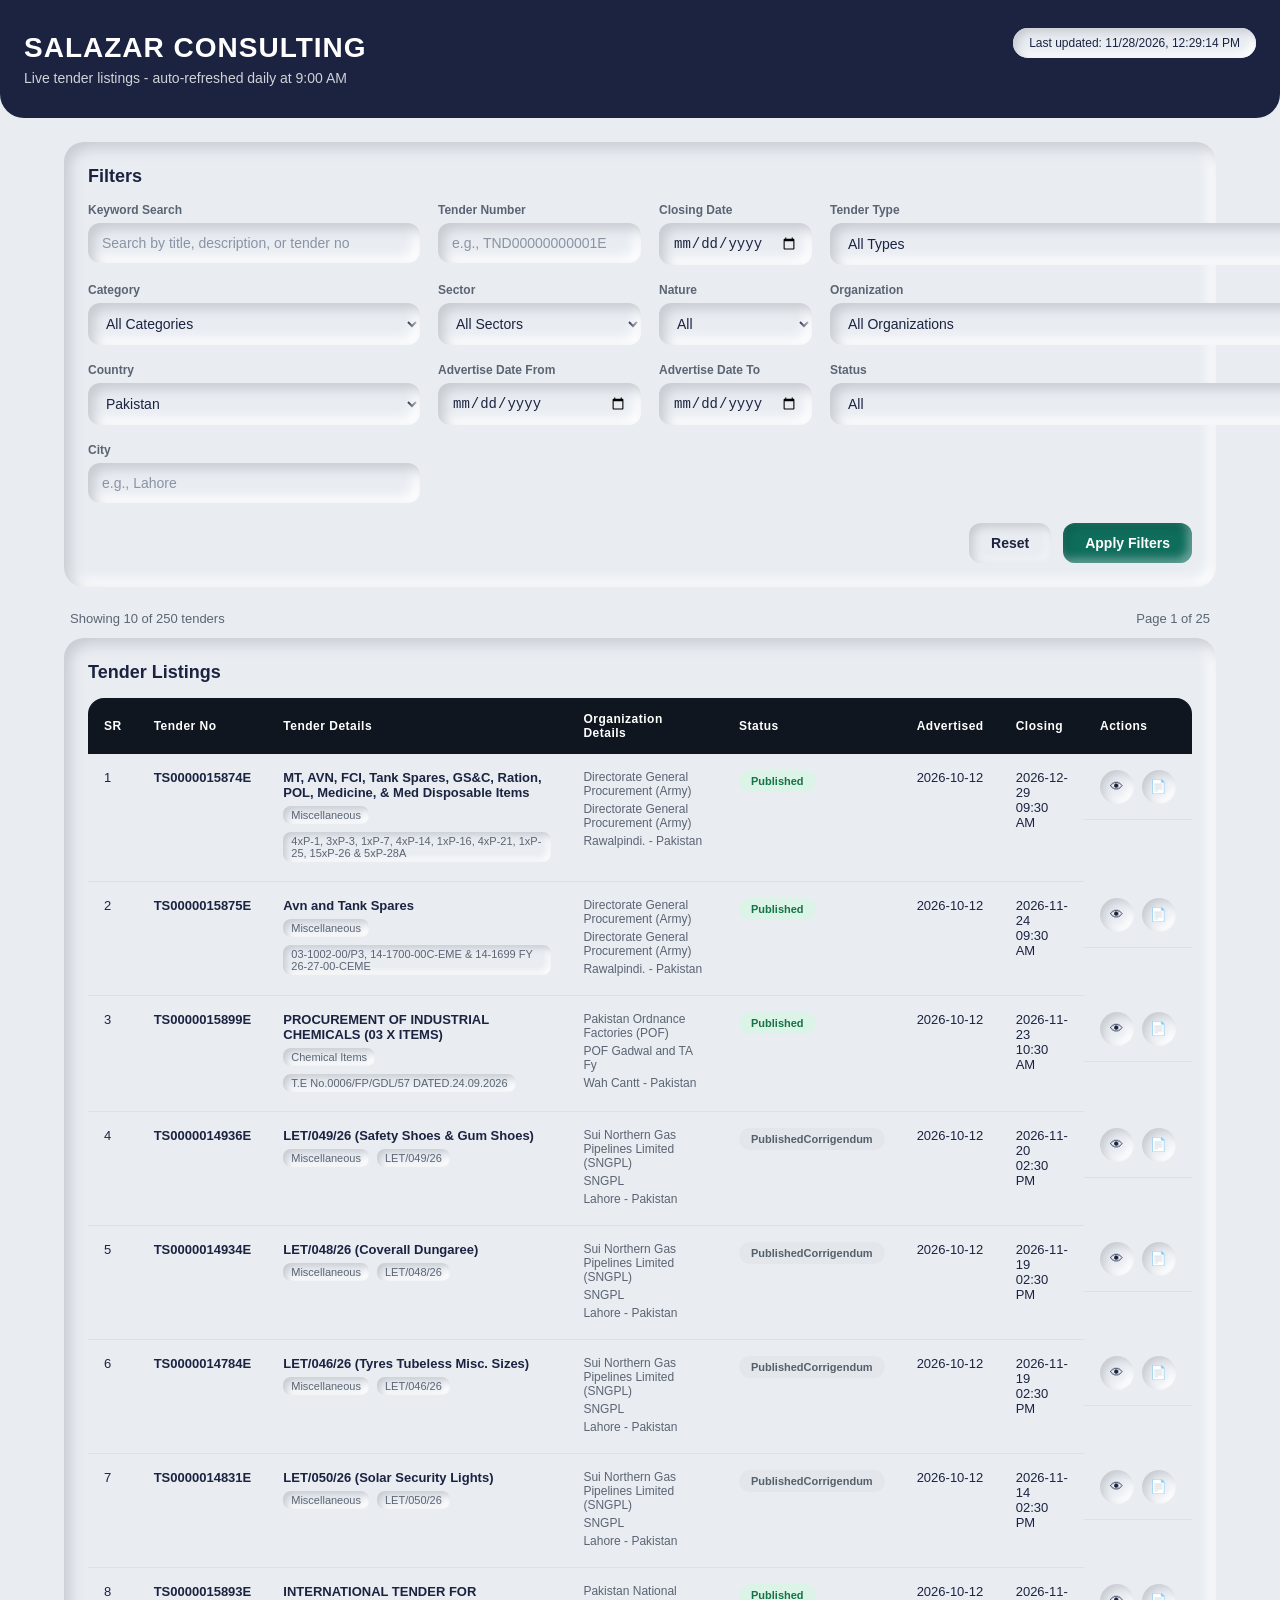
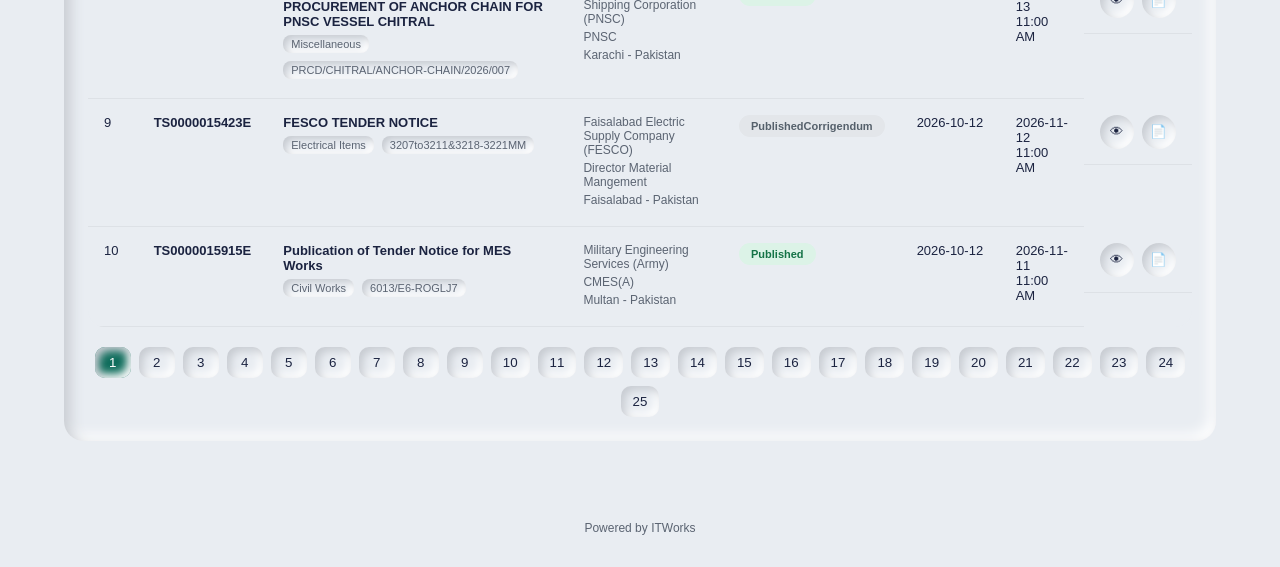
<file: index.html>
<!DOCTYPE html>
<html lang="en">
<head>
<meta charset="UTF-8">
<meta name="viewport" content="width=device-width, initial-scale=1.0">
<title>Salazar Consulting | Tender Dashboard</title>
<link rel="stylesheet" href="styles.css">
</head>
<body>
<header class="hero">
<div class="hero-inner">
<h1>SALAZAR CONSULTING</h1>
<p class="subtitle">Live tender listings - auto-refreshed daily at 9:00 AM</p>
</div>
<div class="updated-pill" id="lastUpdated">Last updated: -</div>
</header>

<main class="container">
<section class="panel filters-panel">
<h2>Filters</h2>
<div class="filters-grid">
<div class="field">
<label for="fKeyword">Keyword Search</label>
<input type="text" id="fKeyword" placeholder="Search by title, description, or tender no">
</div>
<div class="field">
<label for="fTenderNo">Tender Number</label>
<input type="text" id="fTenderNo" placeholder="e.g., TND00000000001E">
</div>
<div class="field">
<label for="fClosingDate">Closing Date</label>
<input type="date" id="fClosingDate">
</div>
<div class="field">
<label for="fType">Tender Type</label>
<select id="fType"><option value="">All Types</option></select>
</div>
<div class="field">
<label for="fCategory">Category</label>
<select id="fCategory"><option value="">All Categories</option></select>
</div>
<div class="field">
<label for="fSector">Sector</label>
<select id="fSector"><option value="">All Sectors</option></select>
</div>
<div class="field">
<label for="fNature">Nature</label>
<select id="fNature">
<option value="">All</option>
<option value="Local">Local</option>
<option value="Foreign">Foreign</option>
</select>
</div>
<div class="field">
<label for="fOrg">Organization</label>
<select id="fOrg"><option value="">All Organizations</option></select>
</div>
<div class="field">
<label for="fCountry">Country</label>
<select id="fCountry"><option value="Pakistan">Pakistan</option></select>
</div>
<div class="field">
<label for="fDateFrom">Advertise Date From</label>
<input type="date" id="fDateFrom">
</div>
<div class="field">
<label for="fDateTo">Advertise Date To</label>
<input type="date" id="fDateTo">
</div>
<div class="field">
<label for="fStatus">Status</label>
<select id="fStatus">
<option value="">All</option>
<option value="Published">Published</option>
<option value="Closed">Closed</option>
<option value="Corrigendum">Corrigendum</option>
</select>
</div>
<div class="field">
<label for="fCity">City</label>
<input type="text" id="fCity" placeholder="e.g., Lahore">
</div>
</div>
<div class="filters-actions">
<button id="resetBtn" class="btn btn-neutral">Reset</button>
<button id="applyBtn" class="btn btn-accent">Apply Filters</button>
</div>
</section>

<section class="summary-bar">
<span id="summaryText">Showing 0 of 0 tenders</span>
<span id="pageText">Page 1 of 1</span>
</section>

<section class="panel">
<h2>Tender Listings</h2>
<div class="table-wrap">
<table id="tendersTable">
<thead>
<tr>
<th>SR</th>
<th>Tender No</th>
<th>Tender Details</th>
<th>Organization Details</th>
<th>Status</th>
<th>Advertised</th>
<th>Closing</th>
<th>Actions</th>
</tr>
</thead>
<tbody id="tendersBody"></tbody>
</table>
</div>
<div class="pagination" id="pagination"></div>
</section>
</main>

<footer class="site-footer">
<p>Powered by ITWorks</p>
</footer>

<script src="script.js"></script>
</body>
</html>
</file>
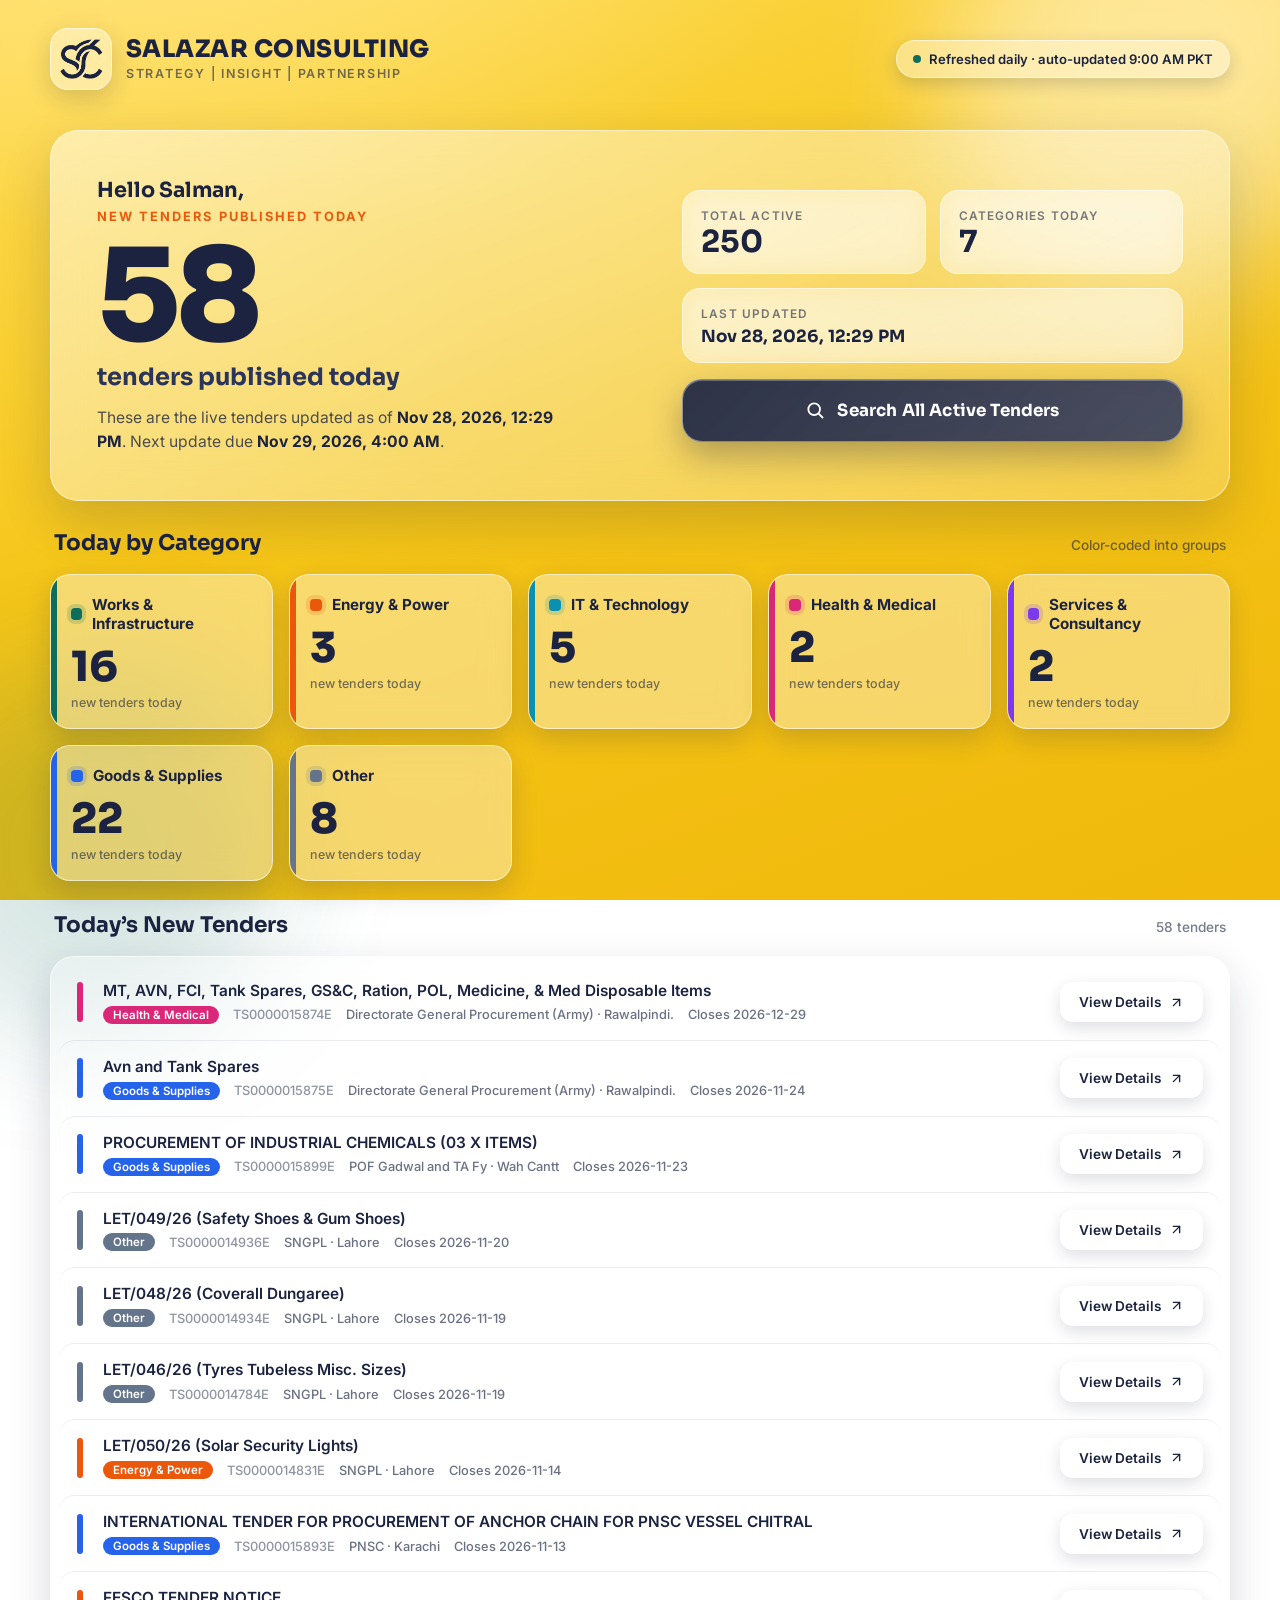
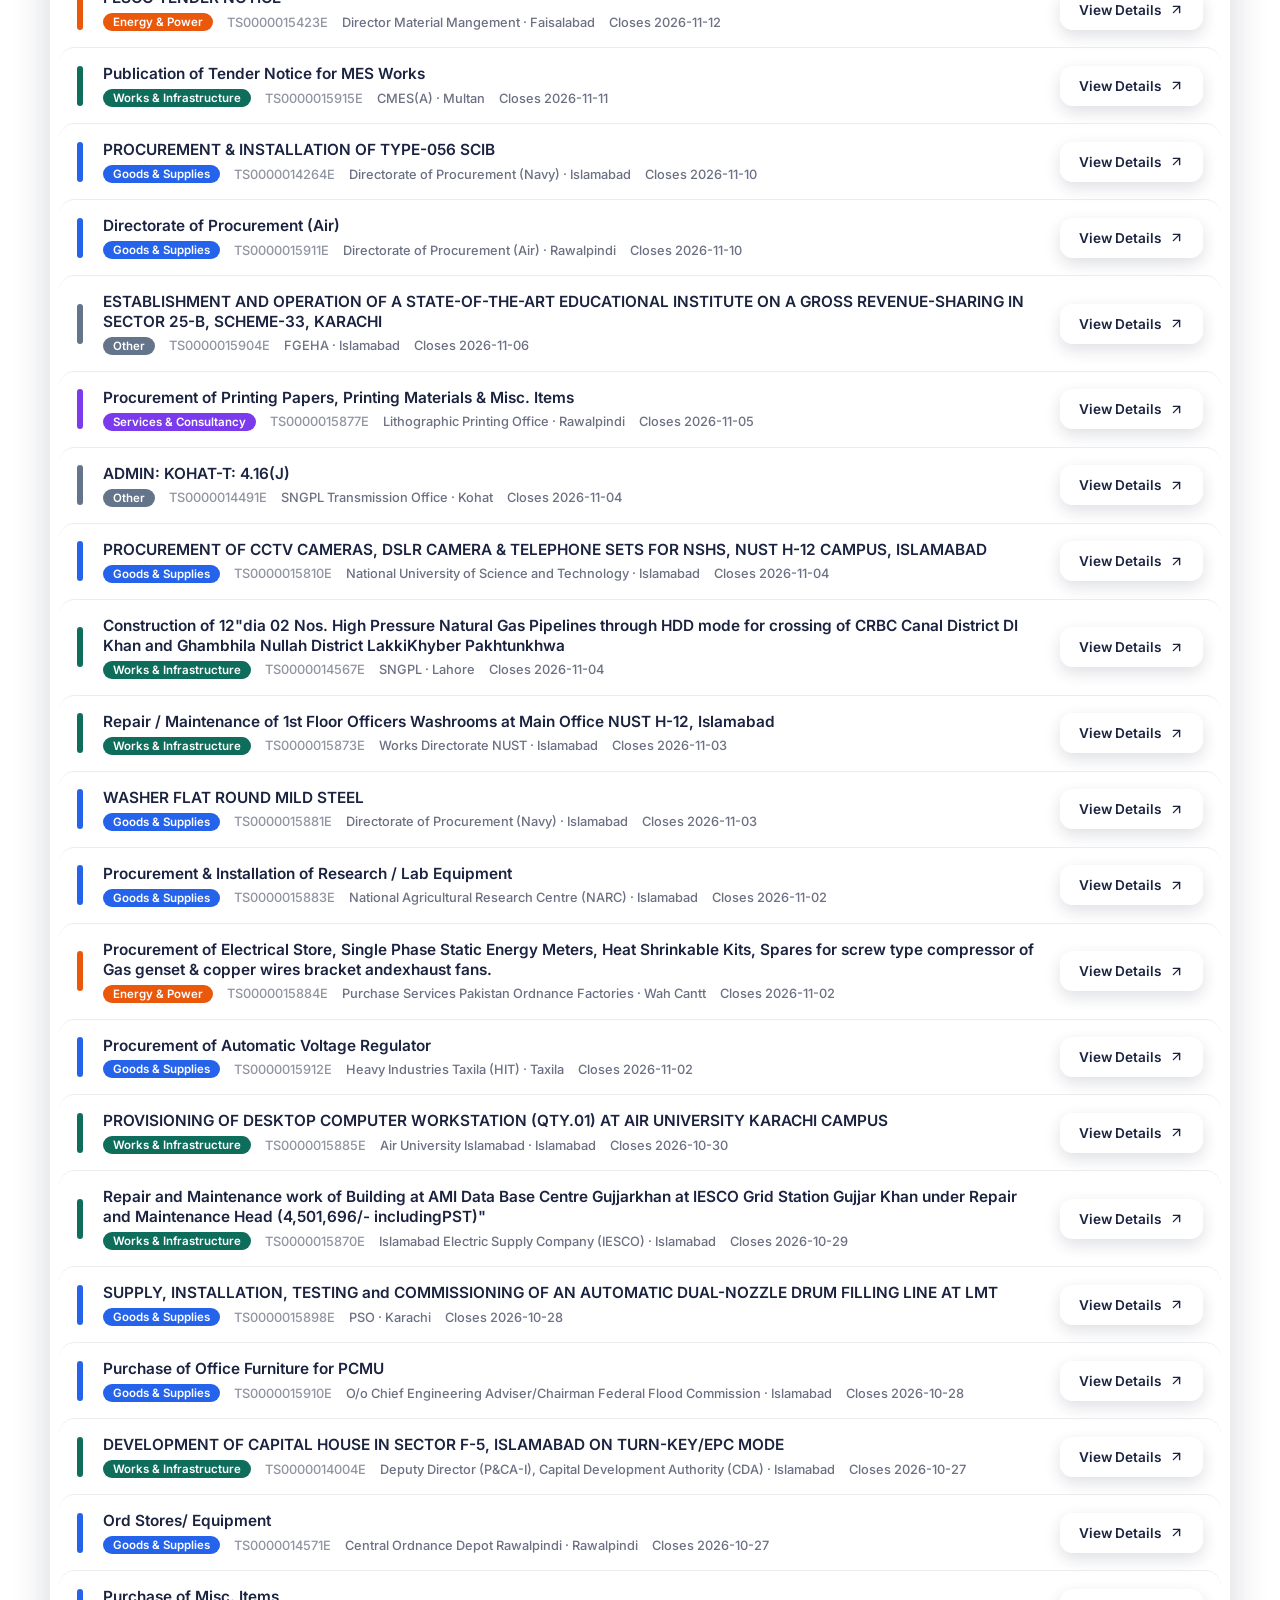
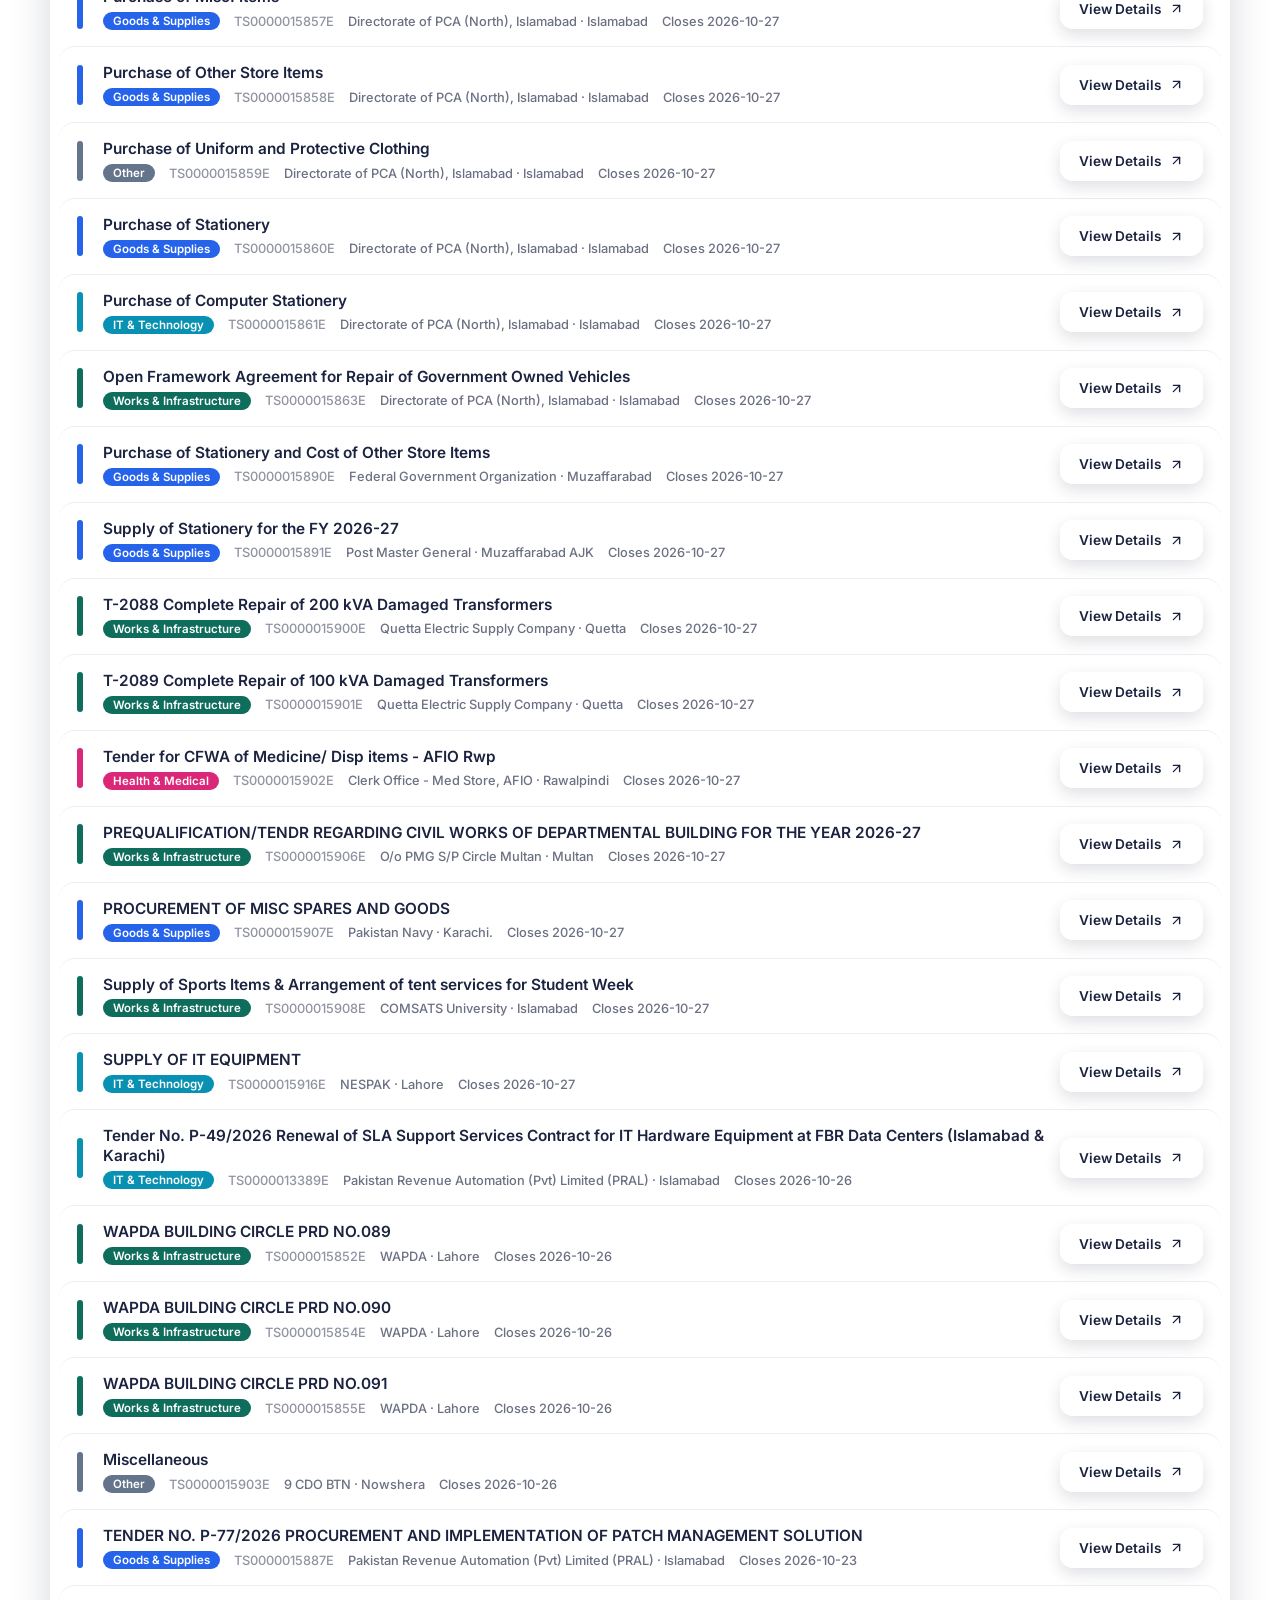
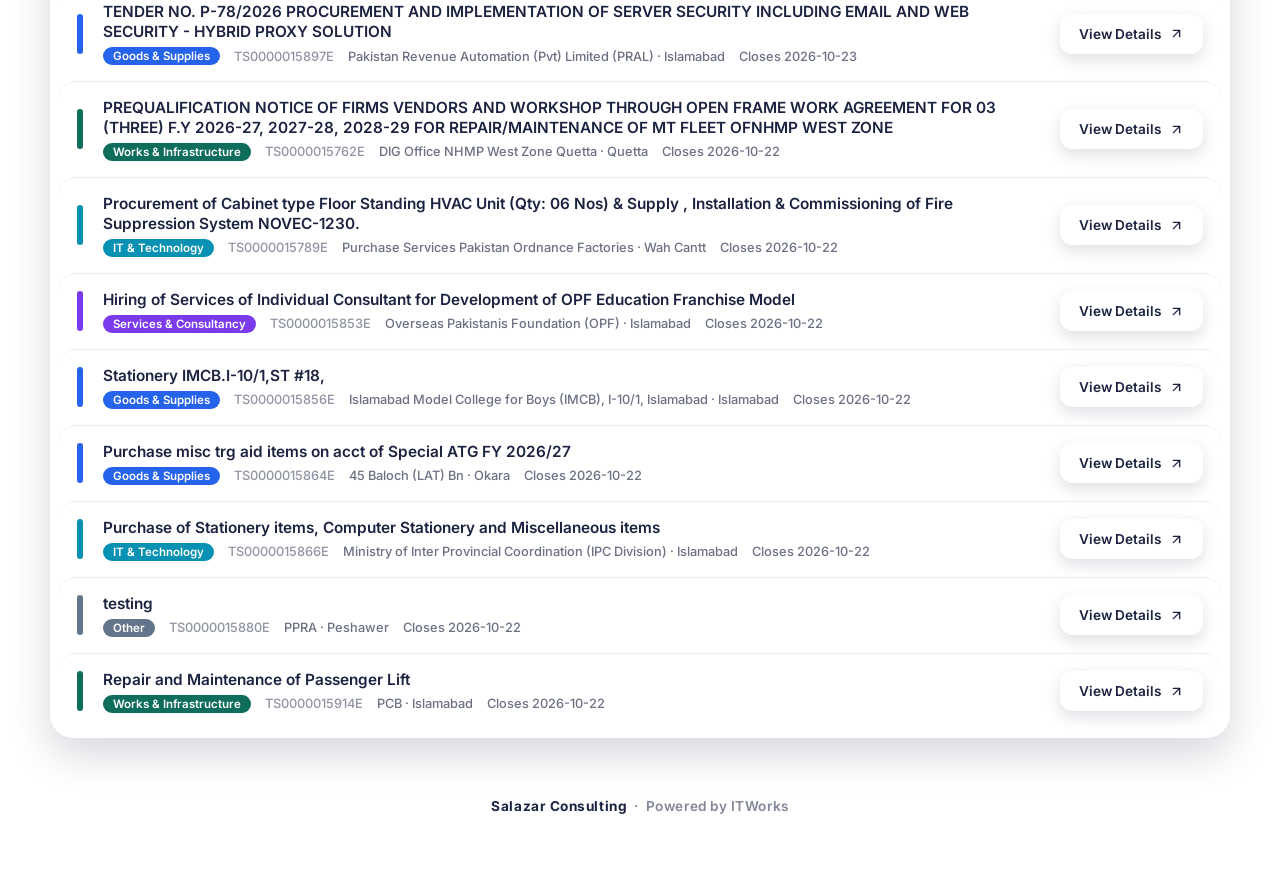
<file: dashboard.html>
<!DOCTYPE html>
<html lang="en">
<head>
<meta charset="UTF-8" />
<meta name="viewport" content="width=device-width, initial-scale=1.0" />
<title>Salazar Consulting | Daily Tender Dashboard</title>
  <meta name="description" content="Live daily dashboard tracking new tenders published on Pakistan's PPRA portal, grouped and color-coded by category, with one-click access to search all active tenders." />
  <meta property="og:type" content="website" />
  <meta property="og:title" content="Salazar Consulting | Daily Tender Dashboard" />
  <meta property="og:description" content="Live daily dashboard tracking new tenders published on Pakistan's PPRA portal, grouped and color-coded by category, with one-click access to search all active tenders." />
  <meta property="og:image" content="https://kahmed3085.github.io/Salazar-Consulting/assets/sc-mark.png" />
  <meta property="og:url" content="https://kahmed3085.github.io/Salazar-Consulting/dashboard.html" />
  <meta name="twitter:card" content="summary_large_image" />
  <meta name="twitter:title" content="Salazar Consulting | Daily Tender Dashboard" />
  <meta name="twitter:description" content="Live daily dashboard tracking new tenders published on Pakistan's PPRA portal, grouped and color-coded by category, with one-click access to search all active tenders." />
  <meta name="twitter:image" content="https://kahmed3085.github.io/Salazar-Consulting/assets/sc-mark.png" />
<link rel="preconnect" href="https://fonts.googleapis.com" />
<link rel="preconnect" href="https://fonts.gstatic.com" crossorigin />
<link href="https://fonts.googleapis.com/css2?family=Sora:wght@400;500;600;700;800&family=Inter:wght@400;500;600;700&display=swap" rel="stylesheet" />
<style>
  :root {
    --navy: #1B2340;
    --navy-soft: #2b355c;
    --yellow: #F5C518;
    --yellow-deep: #E0A800;
    --yellow-light: #FFE27A;
    --ink: #20263c;
    --glass-bg: rgba(255, 255, 255, 0.35);
    --glass-border: rgba(255, 255, 255, 0.55);
    --glass-shadow: rgba(27, 35, 64, 0.18);

    /* category group colors */
    --c-infra: #0F6D5C;      /* green - infrastructure/works */
    --c-supply: #2563EB;     /* blue - goods/supplies */
    --c-services: #7C3AED;   /* purple - services/consultancy */
    --c-it: #0891B2;         /* cyan - IT/tech */
    --c-energy: #EA580C;     /* amber-orange - energy/power */
    --c-health: #DB2777;     /* pink - health/medical */
    --c-other: #64748B;      /* slate - other */
  }

  * { box-sizing: border-box; margin: 0; padding: 0; }

  html, body { min-height: 100%; }

  body {
    font-family: 'Inter', system-ui, -apple-system, sans-serif;
    color: var(--ink);
    background:
      radial-gradient(1200px 600px at 12% -10%, var(--yellow-light) 0%, rgba(255,226,122,0) 55%),
      radial-gradient(900px 500px at 100% 0%, #FFD64D 0%, rgba(255,214,77,0) 50%),
      linear-gradient(160deg, #FFDD57 0%, #F5C518 45%, #F0B90B 100%);
    background-attachment: fixed;
    min-height: 100vh;
    padding: 28px clamp(16px, 4vw, 48px) 60px;
    position: relative;
    overflow-x: hidden;
  }

  /* soft floating blobs for depth */
  body::before, body::after {
    content: "";
    position: fixed;
    border-radius: 50%;
    filter: blur(60px);
    z-index: 0;
    pointer-events: none;
  }
  body::before {
    width: 420px; height: 420px;
    background: rgba(255,255,255,0.45);
    top: -120px; right: -80px;
  }
  body::after {
    width: 380px; height: 380px;
    background: rgba(15,109,92,0.16);
    bottom: -140px; left: -100px;
  }

  .wrap { position: relative; z-index: 1; max-width: 1180px; margin: 0 auto; }

  /* ---------- Header ---------- */
  header.topbar {
    display: flex;
    align-items: center;
    justify-content: space-between;
    gap: 18px;
    margin-bottom: 40px;
    flex-wrap: wrap;
  }
  .brand { display: flex; align-items: center; gap: 14px; }
  .brand .logo-badge {
    width: 62px; height: 62px;
    display: grid; place-items: center;
    background: rgba(255,255,255,0.4);
    border: 1px solid var(--glass-border);
    border-radius: 18px;
    backdrop-filter: blur(14px);
    -webkit-backdrop-filter: blur(14px);
    box-shadow: 0 8px 24px var(--glass-shadow);
  }
  .brand .logo-badge img { width: 44px; height: auto; display: block; }
  .brand .titles h1 {
    font-family: 'Sora', sans-serif;
    font-weight: 800;
    font-size: clamp(1.05rem, 2.4vw, 1.5rem);
    letter-spacing: 0.02em;
    color: var(--navy);
    line-height: 1.05;
  }
  .brand .titles p {
    font-size: 0.78rem;
    font-weight: 600;
    letter-spacing: 0.14em;
    text-transform: uppercase;
    color: rgba(27,35,64,0.62);
    margin-top: 3px;
  }
  .refresh-chip {
    display: inline-flex; align-items: center; gap: 8px;
    padding: 10px 16px;
    font-size: 0.82rem; font-weight: 600;
    color: var(--navy);
    background: var(--glass-bg);
    border: 1px solid var(--glass-border);
    border-radius: 999px;
    backdrop-filter: blur(14px);
    -webkit-backdrop-filter: blur(14px);
    box-shadow: 0 6px 18px var(--glass-shadow);
  }
  .refresh-chip .dot {
    width: 8px; height: 8px; border-radius: 50%;
    background: var(--c-infra);
    box-shadow: 0 0 0 0 rgba(15,109,92,0.6);
    animation: pulse 2.4s infinite;
  }
  @keyframes pulse {
    0% { box-shadow: 0 0 0 0 rgba(15,109,92,0.5); }
    70% { box-shadow: 0 0 0 10px rgba(15,109,92,0); }
    100% { box-shadow: 0 0 0 0 rgba(15,109,92,0); }
  }

  /* ---------- Hero ---------- */
  .hero {
    background: linear-gradient(150deg, rgba(255,255,255,0.5), rgba(255,255,255,0.22));
    border: 1px solid var(--glass-border);
    border-radius: 28px;
    padding: clamp(26px, 4vw, 46px);
    backdrop-filter: blur(20px);
    -webkit-backdrop-filter: blur(20px);
    box-shadow: 0 20px 50px var(--glass-shadow);
    display: grid;
    grid-template-columns: 1.1fr 1fr;
    gap: 34px;
    align-items: center;
    margin-bottom: 28px;
  }
  @media (max-width: 820px) { .hero { grid-template-columns: 1fr; } }

  .hero-left .eyebrow {
    font-size: 0.8rem; font-weight: 700; letter-spacing: 0.16em;
    text-transform: uppercase; color: var(--c-energy);
    margin-bottom: 14px;
  }
  .hero-count {
    font-family: 'Sora', sans-serif;
    font-weight: 800;
    font-size: clamp(4.4rem, 14vw, 8rem);
    line-height: 0.92;
    color: var(--navy);
    letter-spacing: -0.03em;
  }
  .hero-count .unit {
    display: block;
    font-size: clamp(1.1rem, 2.6vw, 1.5rem);
    font-weight: 700;
    letter-spacing: 0;
    color: var(--navy-soft);
    margin-top: 10px;
  }
  .hero-sub {
    margin-top: 18px;
    font-size: 0.98rem;
    line-height: 1.55;
    color: rgba(27,35,64,0.78);
    max-width: 46ch;
  }
  .hero-sub strong { color: var(--navy); font-weight: 700; }
  .greeting { font-family: 'Sora', sans-serif; font-weight: 700; font-size: 1.3rem; color: var(--navy); margin-bottom: 6px; }

  .hero-right {
    display: flex; flex-direction: column; gap: 16px;
  }
  .mini-stats { display: grid; grid-template-columns: 1fr 1fr; gap: 14px; }
  .mini-card {
    background: rgba(255,255,255,0.4);
    border: 1px solid var(--glass-border);
    border-radius: 18px;
    padding: 18px 18px 16px;
    backdrop-filter: blur(12px);
    -webkit-backdrop-filter: blur(12px);
  }
  .mini-card .label {
    font-size: 0.74rem; font-weight: 600; text-transform: uppercase;
    letter-spacing: 0.1em; color: rgba(27,35,64,0.6);
  }
  .mini-card .value {
    font-family: 'Sora', sans-serif; font-weight: 700;
    font-size: 1.9rem; color: var(--navy); margin-top: 4px; line-height: 1;
  }
  .mini-card .value.small { font-size: 1.05rem; margin-top: 8px; }

  /* ---------- Glass CTA button ---------- */
  .cta {
    appearance: none; cursor: pointer;
    display: inline-flex; align-items: center; justify-content: center; gap: 12px;
    width: 100%;
    padding: 20px 26px;
    font-family: 'Sora', sans-serif;
    font-size: 1.05rem; font-weight: 700; letter-spacing: 0.01em;
    color: #fff;
    text-decoration: none;
    background: linear-gradient(135deg, rgba(27,35,64,0.92), rgba(43,53,92,0.85));
    border: 1px solid rgba(255,255,255,0.4);
    border-radius: 20px;
    backdrop-filter: blur(10px);
    -webkit-backdrop-filter: blur(10px);
    box-shadow: 0 14px 34px rgba(27,35,64,0.32), inset 0 1px 0 rgba(255,255,255,0.28);
    transition: transform 0.18s ease, box-shadow 0.18s ease, background 0.18s ease;
  }
  .cta:hover {
    transform: translateY(-3px);
    box-shadow: 0 20px 44px rgba(27,35,64,0.4), inset 0 1px 0 rgba(255,255,255,0.32);
  }
  .cta:active { transform: translateY(-1px); }
  .cta svg { width: 20px; height: 20px; }

  /* ---------- Section heading ---------- */
  .section-head {
    display: flex; align-items: baseline; justify-content: space-between;
    margin: 6px 4px 18px;
    flex-wrap: wrap; gap: 8px;
  }
  .section-head h2 {
    font-family: 'Sora', sans-serif; font-weight: 700;
    font-size: 1.35rem; color: var(--navy);
  }
  .section-head .hint { font-size: 0.85rem; color: rgba(27,35,64,0.6); font-weight: 500; }

  /* ---------- Category cards ---------- */
  .cat-grid {
    display: grid;
    grid-template-columns: repeat(auto-fill, minmax(200px, 1fr));
    gap: 16px;
    margin-bottom: 30px;
  }
  .cat-card {
    position: relative;
    background: rgba(255,255,255,0.38);
    border: 1px solid var(--glass-border);
    border-radius: 20px;
    padding: 20px 20px 18px;
    backdrop-filter: blur(14px);
    -webkit-backdrop-filter: blur(14px);
    box-shadow: 0 10px 26px var(--glass-shadow);
    overflow: hidden;
    transition: transform 0.16s ease, box-shadow 0.16s ease;
  }
  .cat-card:hover { transform: translateY(-3px); box-shadow: 0 16px 34px var(--glass-shadow); }
  .cat-card::before {
    content: ""; position: absolute; left: 0; top: 0; bottom: 0; width: 6px;
    background: var(--accent);
  }
  .cat-card .cat-top { display: flex; align-items: center; gap: 10px; margin-bottom: 14px; }
  .cat-card .swatch {
    width: 12px; height: 12px; border-radius: 4px; background: var(--accent);
    box-shadow: 0 0 0 4px color-mix(in srgb, var(--accent) 18%, transparent);
  }
  .cat-card .cat-name {
    font-weight: 700; font-size: 0.95rem; color: var(--navy);
  }
  .cat-card .cat-count {
    font-family: 'Sora', sans-serif; font-weight: 800;
    font-size: 2.6rem; line-height: 1; color: var(--navy);
  }
  .cat-card .cat-meta {
    font-size: 0.78rem; color: rgba(27,35,64,0.6); margin-top: 6px; font-weight: 500;
  }

  /* ---------- Today's list ---------- */
  .today-panel {
    background: rgba(255,255,255,0.34);
    border: 1px solid var(--glass-border);
    border-radius: 24px;
    padding: 8px;
    backdrop-filter: blur(16px);
    -webkit-backdrop-filter: blur(16px);
    box-shadow: 0 16px 40px var(--glass-shadow);
    margin-bottom: 34px;
  }
  .today-row {
    display: grid;
    grid-template-columns: 10px 1fr auto;
    gap: 16px;
    align-items: center;
    padding: 16px 18px;
    border-radius: 16px;
    transition: background 0.14s ease;
  }
  .today-row + .today-row { border-top: 1px solid rgba(27,35,64,0.08); }
  .today-row:hover { background: rgba(255,255,255,0.4); }
  .today-row .bar { width: 6px; height: 40px; border-radius: 4px; background: var(--accent); }
  .today-info .t-title {
    font-weight: 600; color: var(--navy); font-size: 0.96rem;
    line-height: 1.3; margin-bottom: 5px;
  }
  .today-info .t-meta {
    font-size: 0.8rem; color: rgba(27,35,64,0.65);
    display: flex; flex-wrap: wrap; gap: 6px 14px;
  }
  .today-info .t-meta .tag {
    display: inline-flex; align-items: center; gap: 6px; font-weight: 500;
  }
  .today-info .t-meta .cat-pill {
    padding: 2px 10px; border-radius: 999px; font-size: 0.72rem; font-weight: 600;
    color: #fff; background: var(--accent);
  }
  .today-info .t-no { font-family: 'Inter', monospace; opacity: 0.75; }

  .view-btn {
    appearance: none; cursor: pointer; white-space: nowrap;
    display: inline-flex; align-items: center; gap: 8px;
    padding: 11px 18px;
    font-size: 0.85rem; font-weight: 600; font-family: 'Inter', sans-serif;
    color: var(--navy); text-decoration: none;
    background: rgba(255,255,255,0.5);
    border: 1px solid rgba(255,255,255,0.7);
    border-radius: 13px;
    backdrop-filter: blur(8px);
    -webkit-backdrop-filter: blur(8px);
    box-shadow: 0 6px 16px rgba(27,35,64,0.14), inset 0 1px 0 rgba(255,255,255,0.6);
    transition: transform 0.15s ease, box-shadow 0.15s ease, background 0.15s ease;
  }
  .view-btn:hover {
    transform: translateY(-2px);
    background: rgba(255,255,255,0.68);
    box-shadow: 0 10px 22px rgba(27,35,64,0.2), inset 0 1px 0 rgba(255,255,255,0.7);
  }
  .view-btn svg { width: 15px; height: 15px; }

  .empty-state {
    text-align: center; padding: 48px 20px; color: rgba(27,35,64,0.7);
  }
  .empty-state .big { font-family: 'Sora', sans-serif; font-weight: 700; font-size: 1.3rem; color: var(--navy); margin-bottom: 6px; }

  footer.site-footer {
    text-align: center;
    padding-top: 26px;
    font-size: 0.85rem; font-weight: 600; letter-spacing: 0.04em;
    color: rgba(27,35,64,0.55);
  }
  footer.site-footer .brand-line { color: var(--navy); font-weight: 700; }
</style>
</head>
<body>
<div class="wrap">

  <header class="topbar">
    <div class="brand">
      <div class="logo-badge">
        <img src="assets/sc-mark.png" alt="Salazar Consulting logo" />
      </div>
      <div class="titles">
        <h1>SALAZAR CONSULTING</h1>
        <p>Strategy&nbsp;|&nbsp;Insight&nbsp;|&nbsp;Partnership</p>
      </div>
    </div>
    <div class="refresh-chip">
      <span class="dot"></span>
      <span id="refreshText">Refreshed daily &middot; loading&hellip;</span>
    </div>
  </header>

  <section class="hero">
    <div class="hero-left">
      <p class="greeting">Hello Salman,</p>
      <div class="eyebrow">New Tenders Published Today</div>
      <div class="hero-count">
        <span id="todayCount">0</span>
        <span class="unit" id="unitText">tenders published today</span>
      </div>
<p class="hero-sub">These are the live tenders updated as of <strong id="asOfTime">—</strong>. Next update due <strong id="nextUpdateTime">—</strong>.</p>
    </div>
    <div class="hero-right">
      <div class="mini-stats">
        <div class="mini-card">
          <div class="label">Total Active</div>
          <div class="value" id="totalActive">0</div>
        </div>
        <div class="mini-card">
          <div class="label">Categories Today</div>
          <div class="value" id="catCount">0</div>
        </div>
        <div class="mini-card" style="grid-column: 1 / -1;">
          <div class="label">Last Updated</div>
          <div class="value small" id="lastUpdated">&mdash;</div>
        </div>
      </div>
      <a class="cta" id="searchAllBtn" href="index.html">
        <svg viewBox="0 0 24 24" fill="none" stroke="currentColor" stroke-width="2.2" stroke-linecap="round" stroke-linejoin="round"><circle cx="11" cy="11" r="7"></circle><path d="m21 21-4.3-4.3"></path></svg>
        Search All Active Tenders
      </a>
    </div>
  </section>

  <div class="section-head">
    <h2>Today by Category</h2>
    <span class="hint">Color-coded into groups</span>
  </div>
  <div class="cat-grid" id="catGrid"></div>

  <div class="section-head">
    <h2>Today&rsquo;s New Tenders</h2>
    <span class="hint" id="todayListHint"></span>
  </div>
  <div class="today-panel" id="todayPanel"></div>

  <footer class="site-footer">
    <span class="brand-line">Salazar Consulting</span> &nbsp;&middot;&nbsp; Powered by ITWorks
  </footer>
</div>

<script>
  // Base URL for the live listing (the button + view-details deep links point here)
  const LIVE_LISTING_URL = 'index.html';
  // PPRA public search — deep-link a single tender by its number
  const PPRA_SEARCH_URL = 'https://epms.ppra.gov.pk/public/tenders/active-tenders';

  // ---- Category -> color group mapping ----
  const GROUPS = [
    { key: 'infra',    label: 'Works & Infrastructure', color: 'var(--c-infra)',    match: ['civil','construction','works','building','road','infrastructure','repair','maintenance','renovation'] },
    { key: 'energy',   label: 'Energy & Power',         color: 'var(--c-energy)',   match: ['electric','power','energy','transformer','circuit','capacitor','solar','grid','kv','generator'] },
    { key: 'it',       label: 'IT & Technology',        color: 'var(--c-it)',       match: ['it ','software','hardware','computer','network','ict','digital','system','license','laptop'] },
    { key: 'health',   label: 'Health & Medical',       color: 'var(--c-health)',   match: ['medic','health','hospital','drug','pharma','surgical','vaccine','medicine','clinical'] },
    { key: 'services', label: 'Services & Consultancy', color: 'var(--c-services)', match: ['service','consult','audit','training','security guard','insurance','advertis','printing'] },
    { key: 'supply',   label: 'Goods & Supplies',       color: 'var(--c-supply)',   match: ['supply','goods','equipment','furniture','vehicle','stationery','procure','item','machinery','spare'] },
    { key: 'other',    label: 'Other',                  color: 'var(--c-other)',    match: [] },
  ];
  const COLOR_VAR = Object.fromEntries(GROUPS.map(g => [g.key, g.color]));

  function classify(t) {
    const hay = ((t.category || '') + ' ' + (t.title || '')).toLowerCase();
    for (const g of GROUPS) {
      if (g.key === 'other') continue;
      if (g.match.some(m => hay.includes(m))) return g;
    }
    return GROUPS[GROUPS.length - 1];
  }

  function esc(s) {
    return String(s || '').replace(/[&<>"']/g, c => ({'&':'&amp;','<':'&lt;','>':'&gt;','"':'&quot;',"'":'&#39;'}[c]));
  }

  function detailUrl(t) {
    // Deep-link into the PPRA active-tenders listing pre-filtered by this tender number.
    const q = encodeURIComponent(t.tenderNo || t.reference || t.title || '');
    return PPRA_SEARCH_URL + '?keyword=' + q;
  }

  async function load() {
    let data;
    try {
      const res = await fetch('data/tenders.json', { cache: 'no-store' });
      data = await res.json();
    } catch (e) {
      document.getElementById('refreshText').textContent = 'Could not load data';
      document.getElementById('todayPanel').innerHTML =
        '<div class="empty-state"><div class="big">Data unavailable</div>Could not load data/tenders.json.</div>';
      return;
    }

    const all = data.tenders || [];
    const genDate = data.generatedAt ? new Date(data.generatedAt) : new Date();

    document.getElementById('totalActive').textContent = all.length.toLocaleString();
    document.getElementById('lastUpdated').textContent = genDate.toLocaleString(undefined, {
      dateStyle: 'medium', timeStyle: 'short'
    });
    document.getElementById('refreshText').textContent = 'Refreshed daily \u00b7 auto-updated 9:00 AM PKT';

    document.getElementById('asOfTime').textContent = genDate.toLocaleString(undefined, { dateStyle: 'medium', timeStyle: 'short' });
    const nextRun = new Date(Date.UTC(genDate.getUTCFullYear(), genDate.getUTCMonth(), genDate.getUTCDate(), 4, 0, 0));
    if (nextRun <= genDate) { nextRun.setUTCDate(nextRun.getUTCDate() + 1); }
    document.getElementById('nextUpdateTime').textContent = nextRun.toLocaleString(undefined, { dateStyle: 'medium', timeStyle: 'short' });
    // "Today" = tenders advertised on the generation date (the day's fresh batch).
    const genDay = genDate.toISOString().slice(0, 10);
    let todays = all.filter(t => (t.advertisedDate || '') === genDay);
    // Fallback: if the data hasn't been regenerated today, use the most recent advertise date present.
    if (todays.length === 0 && all.length) {
      const latest = all.map(t => t.advertisedDate).filter(Boolean).sort().pop();
      todays = all.filter(t => t.advertisedDate === latest);
    }

    const count = todays.length;
    document.getElementById('todayCount').textContent = count;
    document.getElementById('unitText').textContent =
      (count === 1 ? 'tender published today' : 'tenders published today');

    // group
    const groups = {};
    todays.forEach(t => {
      const g = classify(t);
      (groups[g.key] = groups[g.key] || { label: g.label, key: g.key, items: [] }).items.push(t);
    });
    const orderedKeys = GROUPS.map(g => g.key).filter(k => groups[k]);
    document.getElementById('catCount').textContent = orderedKeys.length;

    // category cards
    const grid = document.getElementById('catGrid');
    if (!orderedKeys.length) {
      grid.innerHTML = '<div class="empty-state" style="grid-column:1/-1"><div class="big">No new tenders today</div>Check back after the next daily refresh.</div>';
    } else {
      grid.innerHTML = orderedKeys.map(k => {
        const g = groups[k];
        const n = g.items.length;
        return `
          <div class="cat-card" style="--accent:${COLOR_VAR[k]}">
            <div class="cat-top"><span class="swatch"></span><span class="cat-name">${esc(g.label)}</span></div>
            <div class="cat-count">${n}</div>
            <div class="cat-meta">${n === 1 ? 'new tender' : 'new tenders'} today</div>
          </div>`;
      }).join('');
    }

    // today's list
    const panel = document.getElementById('todayPanel');
    document.getElementById('todayListHint').textContent =
      count ? count + (count === 1 ? ' tender' : ' tenders') : '';

    if (!todays.length) {
      panel.innerHTML = '<div class="empty-state"><div class="big">Nothing new right now</div>The next batch lands with tomorrow\u2019s 9:00 AM refresh.</div>';
      return;
    }

    panel.innerHTML = todays.map(t => {
      const g = classify(t);
      const org = [t.organization, t.city].filter(Boolean).join(' \u00b7 ');
      return `
        <div class="today-row" style="--accent:${g.color}">
          <span class="bar"></span>
          <div class="today-info">
            <div class="t-title">${esc(t.title || 'Untitled tender')}</div>
            <div class="t-meta">
              <span class="tag"><span class="cat-pill">${esc(g.label)}</span></span>
              ${t.tenderNo ? `<span class="tag t-no">${esc(t.tenderNo)}</span>` : ''}
              ${org ? `<span class="tag">${esc(org)}</span>` : ''}
              ${t.closingDate ? `<span class="tag">Closes ${esc(t.closingDate)}</span>` : ''}
            </div>
          </div>
          <a class="view-btn" href="${detailUrl(t)}" target="_blank" rel="noopener noreferrer">
            View Details
            <svg viewBox="0 0 24 24" fill="none" stroke="currentColor" stroke-width="2.2" stroke-linecap="round" stroke-linejoin="round"><path d="M7 17 17 7"></path><path d="M7 7h10v10"></path></svg>
          </a>
        </div>`;
    }).join('');
  }

  load();
</script>
</body>
</html>
</file>
<file: styles.css>
:root {
    --surface: #E9EDF2;
    --navy: #1B2340;
    --accent: #0F6D5C;
    --table-header: #10161F;
    --status-green-bg: #DCF3E7;
    --status-green-text: #157347;
    --status-gray-bg: #E3E6EA;
    --status-gray-text: #55606B;
    --status-amber-bg: #FCEED9;
    --status-amber-text: #92600B;
    --text-muted: #5B6472;
    --shadow-dark: #c7cbd1;
    --shadow-light: #ffffff;
}

* { box-sizing: border-box; }

body {
    margin: 0;
    font-family: 'Segoe UI', Roboto, Arial, sans-serif;
    background: var(--surface);
    color: #1B2340;
}

.hero {
    background: var(--navy);
    color: #fff;
    padding: 32px 24px;
    border-radius: 0 0 24px 24px;
    position: relative;
}
.hero-inner h1 { margin: 0 0 6px; font-size: 28px; letter-spacing: 1px; }
.subtitle { margin: 0; opacity: 0.8; font-size: 14px; }
.updated-pill {
    position: absolute;
    top: 28px;
    right: 24px;
    background: var(--surface);
    color: var(--navy);
    padding: 8px 16px;
    border-radius: 30px;
    font-size: 12px;
    box-shadow: inset 4px 4px 8px var(--shadow-dark), inset -4px -4px 8px var(--shadow-light);
}

.container { max-width: 1200px; margin: 0 auto; padding: 24px; }

.panel {
    background: var(--surface);
    border-radius: 20px;
    padding: 24px;
    margin-bottom: 24px;
    box-shadow: inset 6px 6px 14px var(--shadow-dark), inset -6px -6px 14px var(--shadow-light);
}
.panel h2 { margin-top: 0; font-size: 18px; color: var(--navy); }

.filters-grid {
    display: grid;
    grid-template-columns: repeat(4, 1fr);
    gap: 18px;
    margin-top: 16px;
}
.field { display: flex; flex-direction: column; gap: 6px; }
.field label { font-size: 12px; color: var(--text-muted); font-weight: 600; }
.field input, .field select {
    border: none;
    border-radius: 12px;
    padding: 12px 14px;
    background: var(--surface);
    color: var(--navy);
    font-size: 14px;
    box-shadow: inset 6px 6px 12px var(--shadow-dark), inset -6px -6px 12px var(--shadow-light);
    outline: none;
}
.field input::placeholder { color: #8a93a3; }

.filters-actions { display: flex; justify-content: flex-end; gap: 12px; margin-top: 20px; }
.btn {
    border: none;
    border-radius: 12px;
    padding: 12px 22px;
    font-size: 14px;
    font-weight: 600;
    cursor: pointer;
    box-shadow: inset 4px 4px 10px rgba(0,0,0,0.15), inset -4px -4px 10px rgba(255,255,255,0.4);
}
.btn-neutral { background: var(--surface); color: var(--navy); }
.btn-accent { background: var(--accent); color: #fff; }
.btn-accent:hover, .btn-neutral:hover { filter: brightness(1.05); }

.summary-bar {
    display: flex;
    justify-content: space-between;
    font-size: 13px;
    color: var(--text-muted);
    padding: 0 6px 12px;
}

.table-wrap { overflow-x: auto; border-radius: 16px; }
table { width: 100%; border-collapse: collapse; min-width: 900px; }
thead tr { background: var(--table-header); color: #fff; }
thead th { text-align: left; padding: 14px 16px; font-size: 12px; letter-spacing: 0.5px; }
tbody tr { background: var(--surface); }
tbody tr td {
    padding: 16px;
    font-size: 13px;
    vertical-align: top;
    box-shadow: inset 0 -1px 0 rgba(0,0,0,0.05);
}
tbody tr:hover { filter: brightness(0.99); }

.tender-title { font-weight: 700; margin: 0 0 6px; color: var(--navy); }
.tender-tags { display: flex; gap: 8px; flex-wrap: wrap; font-size: 11px; color: var(--text-muted); margin-bottom: 4px; }
.tender-tags span {
    background: var(--surface);
    padding: 3px 8px;
    border-radius: 8px;
    box-shadow: inset 3px 3px 6px var(--shadow-dark), inset -3px -3px 6px var(--shadow-light);
}
.org-line { font-size: 12px; margin-bottom: 4px; color: var(--text-muted); }

.badge {
    display: inline-block;
    padding: 5px 12px;
    border-radius: 20px;
    font-size: 11px;
    font-weight: 700;
}
.badge-published { background: var(--status-green-bg); color: var(--status-green-text); }
.badge-closed { background: var(--status-gray-bg); color: var(--status-gray-text); }
.badge-corrigendum { background: var(--status-amber-bg); color: var(--status-amber-text); }

.actions-cell { display: flex; gap: 8px; }
.icon-btn {
    width: 34px; height: 34px;
    border: none;
    border-radius: 50%;
    background: var(--surface);
    color: var(--navy);
    cursor: pointer;
    box-shadow: inset 4px 4px 8px var(--shadow-dark), inset -4px -4px 8px var(--shadow-light);
}

.pagination { display: flex; justify-content: center; gap: 8px; margin-top: 20px; flex-wrap: wrap; }
.pagination button {
    min-width: 36px;
    padding: 8px 12px;
    border: none;
    border-radius: 10px;
    background: var(--surface);
    color: var(--navy);
    cursor: pointer;
    box-shadow: inset 4px 4px 8px var(--shadow-dark), inset -4px -4px 8px var(--shadow-light);
}
.pagination button.active { background: var(--accent); color: #fff; }

.site-footer {
    text-align: center;
    padding: 20px;
    font-size: 12px;
    color: var(--text-muted);
}

@media (max-width: 900px) {
    .filters-grid { grid-template-columns: repeat(2, 1fr); }
}
@media (max-width: 560px) {
    .filters-grid { grid-template-columns: 1fr; }
    .updated-pill { position: static; display: inline-block; margin-top: 12px; }
}
</file>
